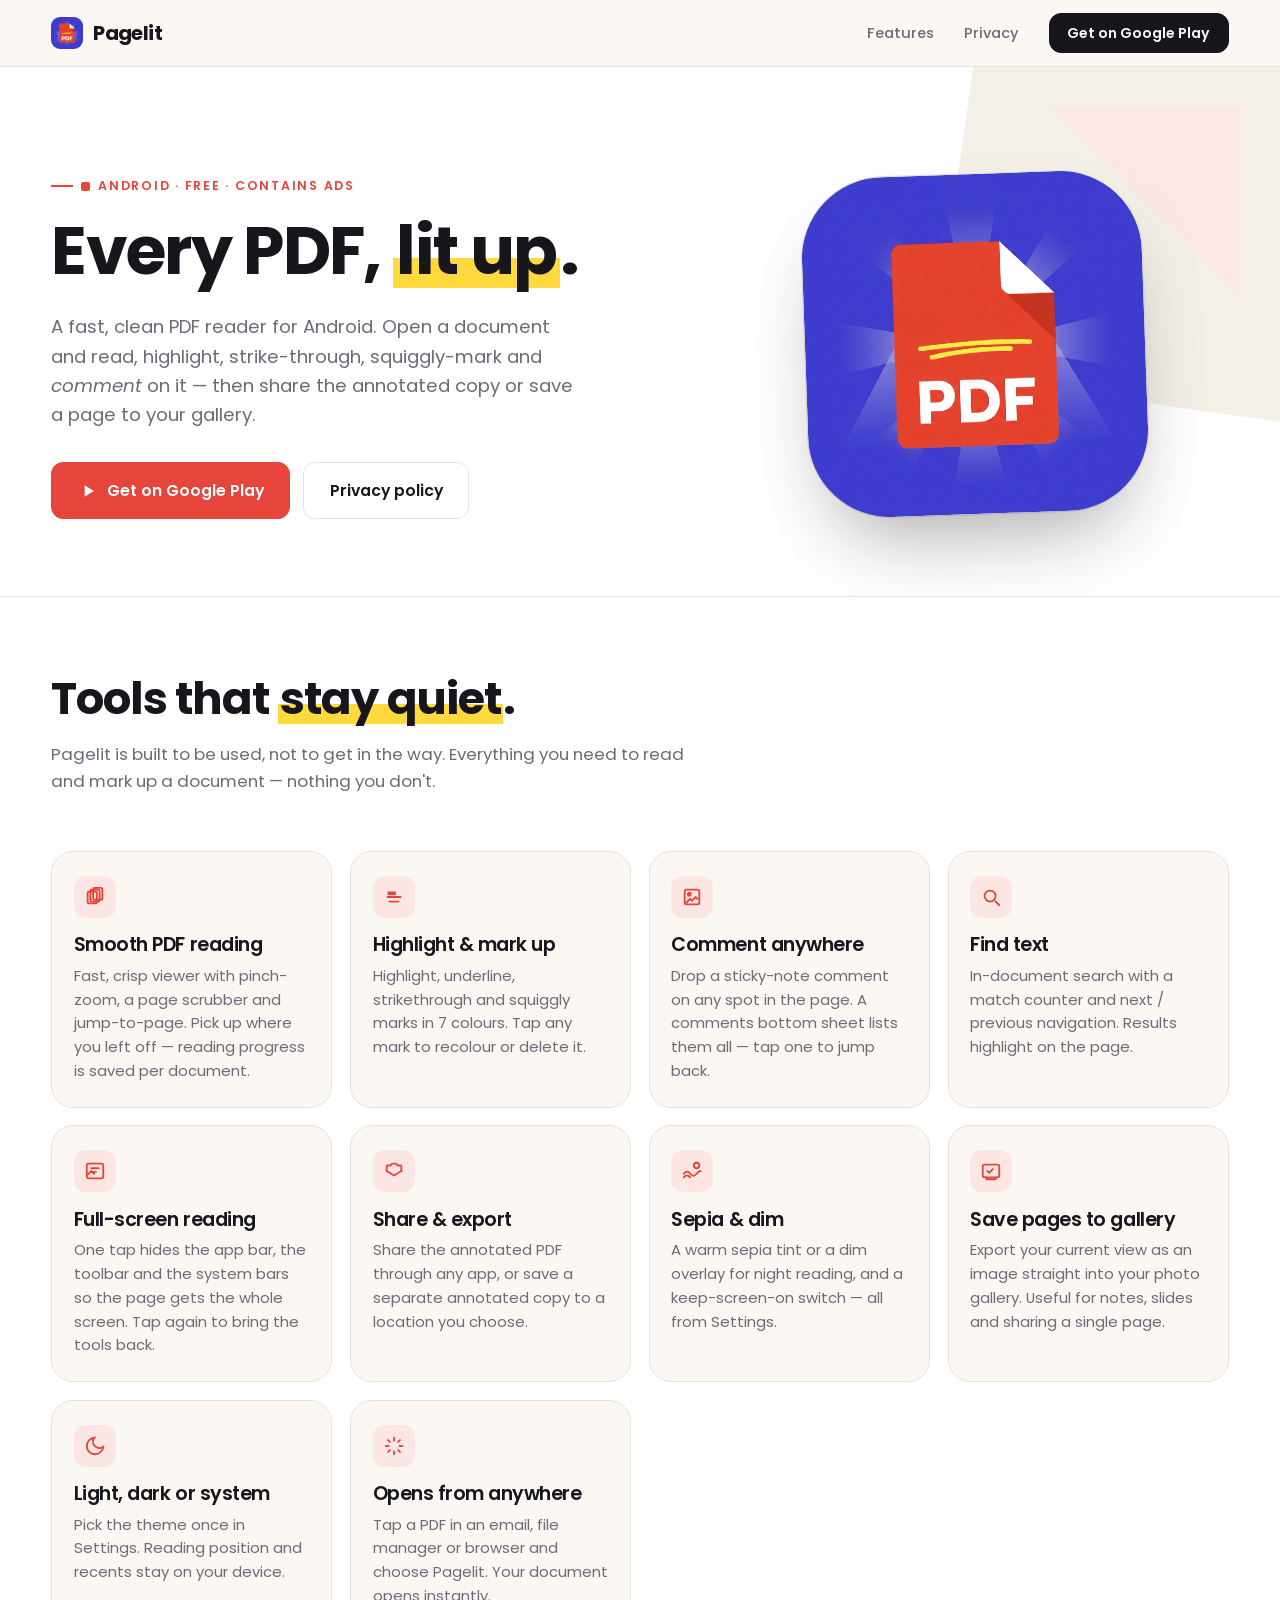
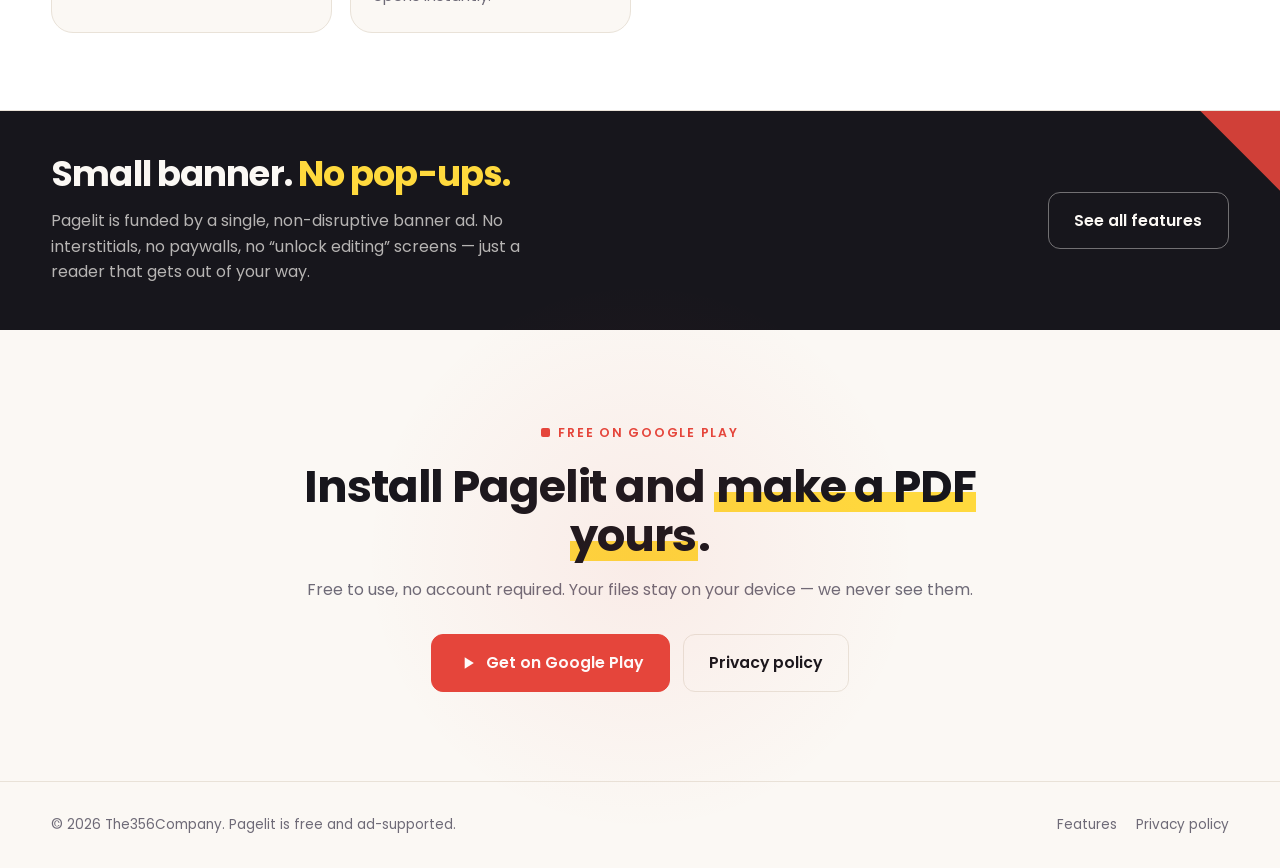
<file: docs/index.html>
<!DOCTYPE html>
<html lang="en">
<head>
  <meta charset="utf-8" />
  <meta name="viewport" content="width=device-width, initial-scale=1" />
  <title>Pagelit - A PDF reader for Android</title>
  <meta name="description" content="Pagelit is a fast, free PDF reader for Android. Read, highlight, underline, comment on and share your PDFs - with a small, non-disruptive banner ad." />
  <meta name="theme-color" content="#E5453B" />
  <link rel="icon" type="image/svg+xml" href="favicon.svg" />
  <meta property="og:title" content="Pagelit - A PDF reader for Android" />
  <meta property="og:description" content="Open, read, highlight, comment on and share your PDFs." />
  <meta property="og:type" content="website" />
  <meta property="og:image" content="assets/logo/pagelit_icon.png" />
  <link rel="preconnect" href="https://fonts.googleapis.com" />
  <link rel="preconnect" href="https://fonts.gstatic.com" crossorigin />
  <link href="https://fonts.googleapis.com/css2?family=Poppins:wght@400;500;600;700&display=swap" rel="stylesheet" />
  <link rel="stylesheet" href="style.css" />
</head>
<body>
  <header class="site-header">
    <div class="wrap">
      <a class="brand" href="index.html">
        <img src="assets/logo/pagelit_icon.png" alt="Pagelit" width="32" height="32" />
        <span class="label">Pagelit</span>
      </a>
      <nav aria-label="Primary">
        <a href="#features">Features</a>
        <a href="privacy.html">Privacy</a>
        <a href="https://play.google.com/store/apps/details?id=com.the356company.pagelit"
           class="btn btn-soft" style="padding:0.5rem 1.1rem;font-size:0.88rem;">Get on Google Play</a>
      </nav>
    </div>
  </header>

  <section class="hero">
    <div class="wrap">
      <div>
        <div class="eyebrow"><span class="dot"></span> Android &middot; Free &middot; Contains ads</div>
        <h1>Every PDF, <span class="hl">lit up</span>.</h1>
        <p class="lead">
          A fast, clean PDF reader for Android. Open a document and read,
          highlight, strike-through, squiggly-mark and <em>comment</em> on it &mdash;
          then share the annotated copy or save a page to your gallery.
        </p>
        <div class="cta-row">
          <a class="btn btn-primary" href="https://play.google.com/store/apps/details?id=com.the356company.pagelit">
            <svg viewBox="0 0 24 24" fill="currentColor" aria-hidden="true">
              <path d="M8 5v14l11-7z"/>
            </svg>
            Get on Google Play
          </a>
          <a class="btn btn-ghost" href="privacy.html">Privacy policy</a>
        </div>
      </div>

      <div class="hero-visual" aria-hidden="true">
        <img class="app-icon" src="assets/logo/pagelit_icon.png" alt="" width="340" height="340" />
      </div>
    </div>
  </section>

  <section id="features" class="alt">
    <div class="wrap">
      <div class="features-head">
        <h2>Tools that <span class="hl">stay quiet</span>.</h2>
        <p>Pagelit is built to be used, not to get in the way. Everything you need to read and mark up a document &mdash; nothing you don&apos;t.</p>
      </div>

      <div class="features-grid">
        <article class="card">
          <div class="card-icon">
            <!-- flowing pages -->
            <svg viewBox="0 0 24 24" fill="none" stroke="currentColor" stroke-width="2" stroke-linecap="round" stroke-linejoin="round">
              <rect x="4" y="6" width="10" height="13" rx="1.5"/><rect x="7" y="4" width="10" height="13" rx="1.5"/><rect x="10" y="2" width="10" height="13" rx="1.5"/>
            </svg>
          </div>
          <h3>Smooth PDF reading</h3>
          <p>Fast, crisp viewer with pinch-zoom, a page scrubber and jump-to-page. Pick up where you left off &mdash; reading progress is saved per document.</p>
        </article>

        <article class="card">
          <div class="card-icon">
            <svg viewBox="0 0 24 24" fill="none" stroke="currentColor" stroke-width="2" stroke-linecap="round">
              <path d="M5 12h14"/><path d="M7 17h10"/><rect x="6" y="7" width="7" height="2"/>
            </svg>
          </div>
          <h3>Highlight &amp; mark up</h3>
          <p>Highlight, underline, strikethrough and squiggly marks in 7 colours. Tap any mark to recolour or delete it.</p>
        </article>

        <article class="card">
          <div class="card-icon">
            <svg viewBox="0 0 24 24" fill="none" stroke="currentColor" stroke-width="2" stroke-linecap="round">
              <rect x="4" y="4" width="16" height="16" rx="2"/><circle cx="9" cy="9" r="1.6" fill="currentColor"/>
              <path d="M6 18l4 -4 2 2 4-4 2 2"/>
            </svg>
          </div>
          <h3>Comment anywhere</h3>
          <p>Drop a sticky-note comment on any spot in the page. A comments bottom sheet lists them all &mdash; tap one to jump back.</p>
        </article>

        <article class="card">
          <div class="card-icon">
            <svg viewBox="0 0 24 24" fill="none" stroke="currentColor" stroke-width="2" stroke-linecap="round">
              <circle cx="11" cy="11" r="6"/><path d="M21 21l-4.2-4.2"/>
            </svg>
          </div>
          <h3>Find text</h3>
          <p>In-document search with a match counter and next / previous navigation. Results highlight on the page.</p>
        </article>

        <article class="card">
          <div class="card-icon">
            <svg viewBox="0 0 24 24" fill="none" stroke="currentColor" stroke-width="2" stroke-linecap="round" stroke-linejoin="round">
              <rect x="3" y="4" width="18" height="16" rx="2"/><path d="M8 9h8M8 13h5"/><path d="M4 16l4-4 3 3"/>
            </svg>
          </div>
          <h3>Full-screen reading</h3>
          <p>One tap hides the app bar, the toolbar and the system bars so the page gets the whole screen. Tap again to bring the tools back.</p>
        </article>

        <article class="card">
          <div class="card-icon">
            <svg viewBox="0 0 24 24" fill="none" stroke="currentColor" stroke-width="2" stroke-linecap="round" stroke-linejoin="round">
              <path d="M4 12v-5a1 1 0 0 1 1-1h3l2-2h4l2 2h3a1 1 0 0 1 1 1v5"/><path d="M4 12l8 5 8-5"/>
            </svg>
          </div>
          <h3>Share &amp; export</h3>
          <p>Share the annotated PDF through any app, or save a separate annotated copy to a location you choose.</p>
        </article>

        <article class="card">
          <div class="card-icon">
            <svg viewBox="0 0 24 24" fill="none" stroke="currentColor" stroke-width="2" stroke-linecap="round" stroke-linejoin="round">
              <path d="M3 15c2.5-3 4.5-3 7 0s4.5 3 7 0 4-3 4-3"/><path d="M3 19c2.5-3 4.5-3 7 0"/>
              <circle cx="17" cy="6" r="3"/>
            </svg>
          </div>
          <h3>Sepia &amp; dim</h3>
          <p>A warm sepia tint or a dim overlay for night reading, and a keep-screen-on switch &mdash; all from Settings.</p>
        </article>

        <article class="card">
          <div class="card-icon">
            <svg viewBox="0 0 24 24" fill="none" stroke="currentColor" stroke-width="2" stroke-linecap="round" stroke-linejoin="round">
              <rect x="3" y="5" width="18" height="14" rx="2"/><path d="M8 12l2 2 4-4"/><path d="M7 19v2h10v-2"/>
            </svg>
          </div>
          <h3>Save pages to gallery</h3>
          <p>Export your current view as an image straight into your photo gallery. Useful for notes, slides and sharing a single page.</p>
        </article>

        <article class="card">
          <div class="card-icon">
            <svg viewBox="0 0 24 24" fill="none" stroke="currentColor" stroke-width="2" stroke-linecap="round">
              <path d="M21 12.8A9 9 0 1 1 11.2 3a7 7 0 0 0 9.8 9.8z"/>
            </svg>
          </div>
          <h3>Light, dark or system</h3>
          <p>Pick the theme once in Settings. Reading position and recents stay on your device.</p>
        </article>

        <article class="card">
          <div class="card-icon">
            <svg viewBox="0 0 24 24" fill="none" stroke="currentColor" stroke-width="2" stroke-linecap="round">
              <path d="M12 3v3M12 18v3M3 12h3M18 12h3M5.5 5.5l2 2M16.5 16.5l2 2M5.5 18.5l2-2M16.5 7.5l2-2"/>
            </svg>
          </div>
          <h3>Opens from anywhere</h3>
          <p>Tap a PDF in an email, file manager or browser and choose Pagelit. Your document opens instantly.</p>
        </article>
      </div>
    </div>
  </section>

  <section class="band">
    <div class="wrap">
      <div>
        <h2>Small banner. <span style="color: var(--amber);">No pop-ups.</span></h2>
        <p>Pagelit is funded by a single, non-disruptive banner ad. No interstitials, no paywalls, no &ldquo;unlock editing&rdquo; screens &mdash; just a reader that gets out of your way.</p>
      </div>
      <a class="btn btn-ghost" style="border-color: rgba(251,248,244,0.4); color: var(--paper);" href="#features">See all features</a>
    </div>
  </section>

  <section class="cta">
    <div class="wrap">
      <div class="eyebrow"><span class="dot"></span> Free on Google Play</div>
      <h2>Install Pagelit and <span class="hl">make a PDF yours</span>.</h2>
      <p>Free to use, no account required. Your files stay on your device &mdash; we never see them.</p>
      <div class="cta-row" style="justify-content:center;">
        <a class="btn btn-primary" href="https://play.google.com/store/apps/details?id=com.the356company.pagelit">
          <svg viewBox="0 0 24 24" fill="currentColor" aria-hidden="true">
            <path d="M8 5v14l11-7z"/>
          </svg>
          Get on Google Play
        </a>
        <a class="btn btn-ghost" href="privacy.html">Privacy policy</a>
      </div>
    </div>
  </section>

  <footer>
    <div class="wrap">
      <div class="footer-row">
        <div>&copy; 2026 The356Company. Pagelit is free and ad-supported.</div>
        <div class="footer-links">
          <a href="#features">Features</a>
          <a href="privacy.html">Privacy policy</a>
        </div>
      </div>
    </div>
  </footer>
</body>
</html>
</file>
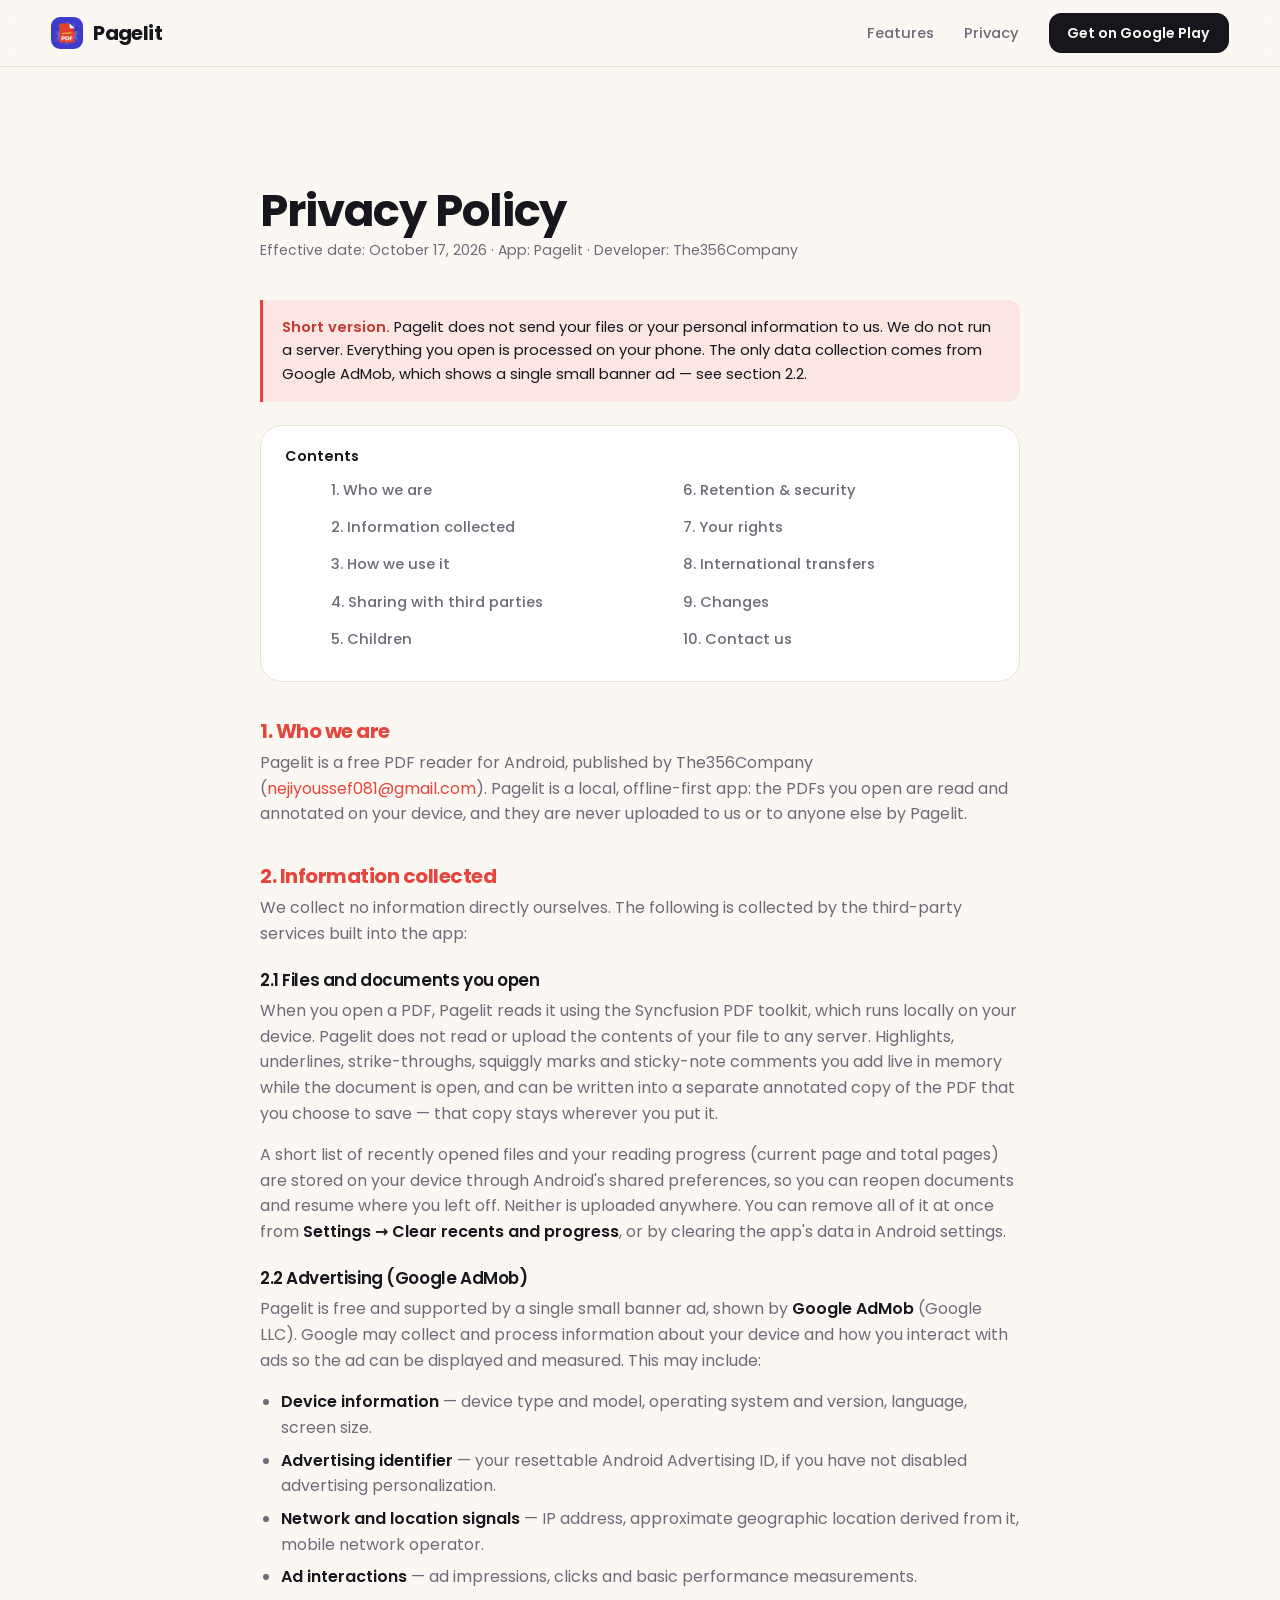
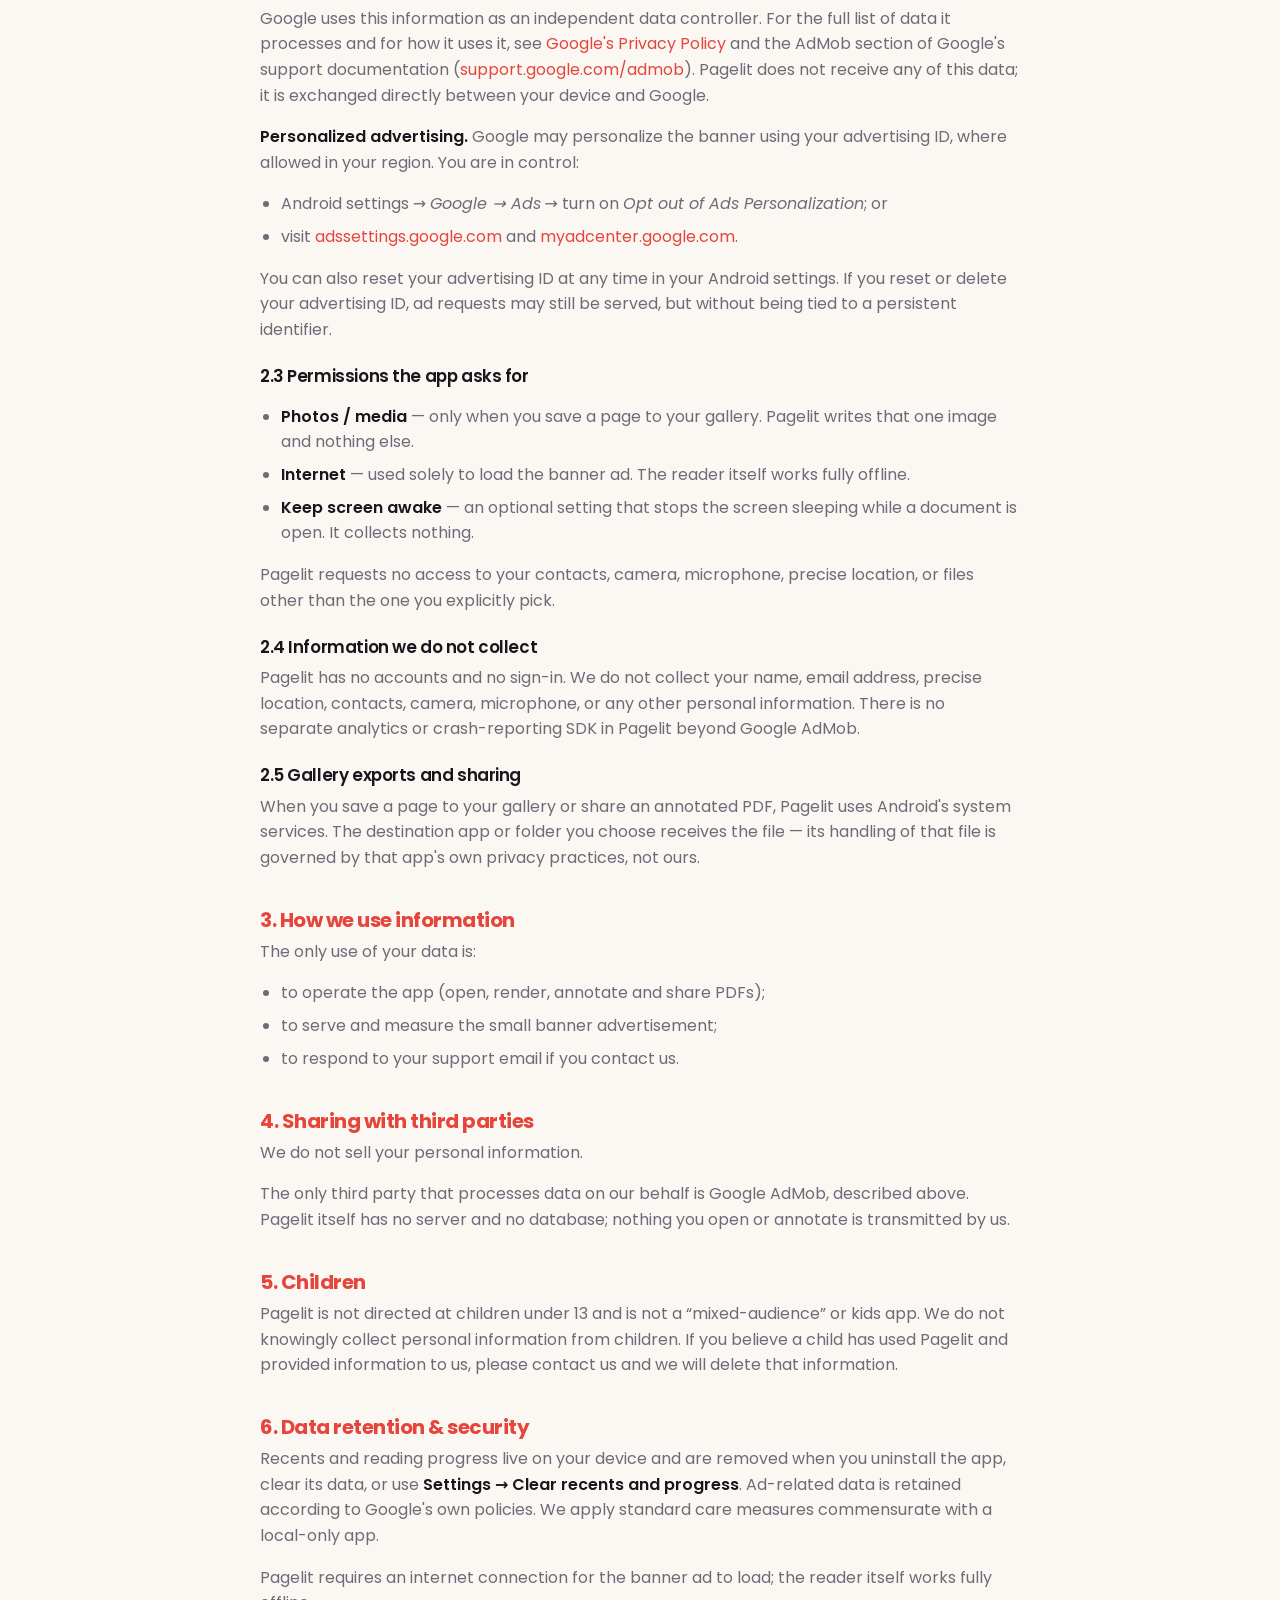
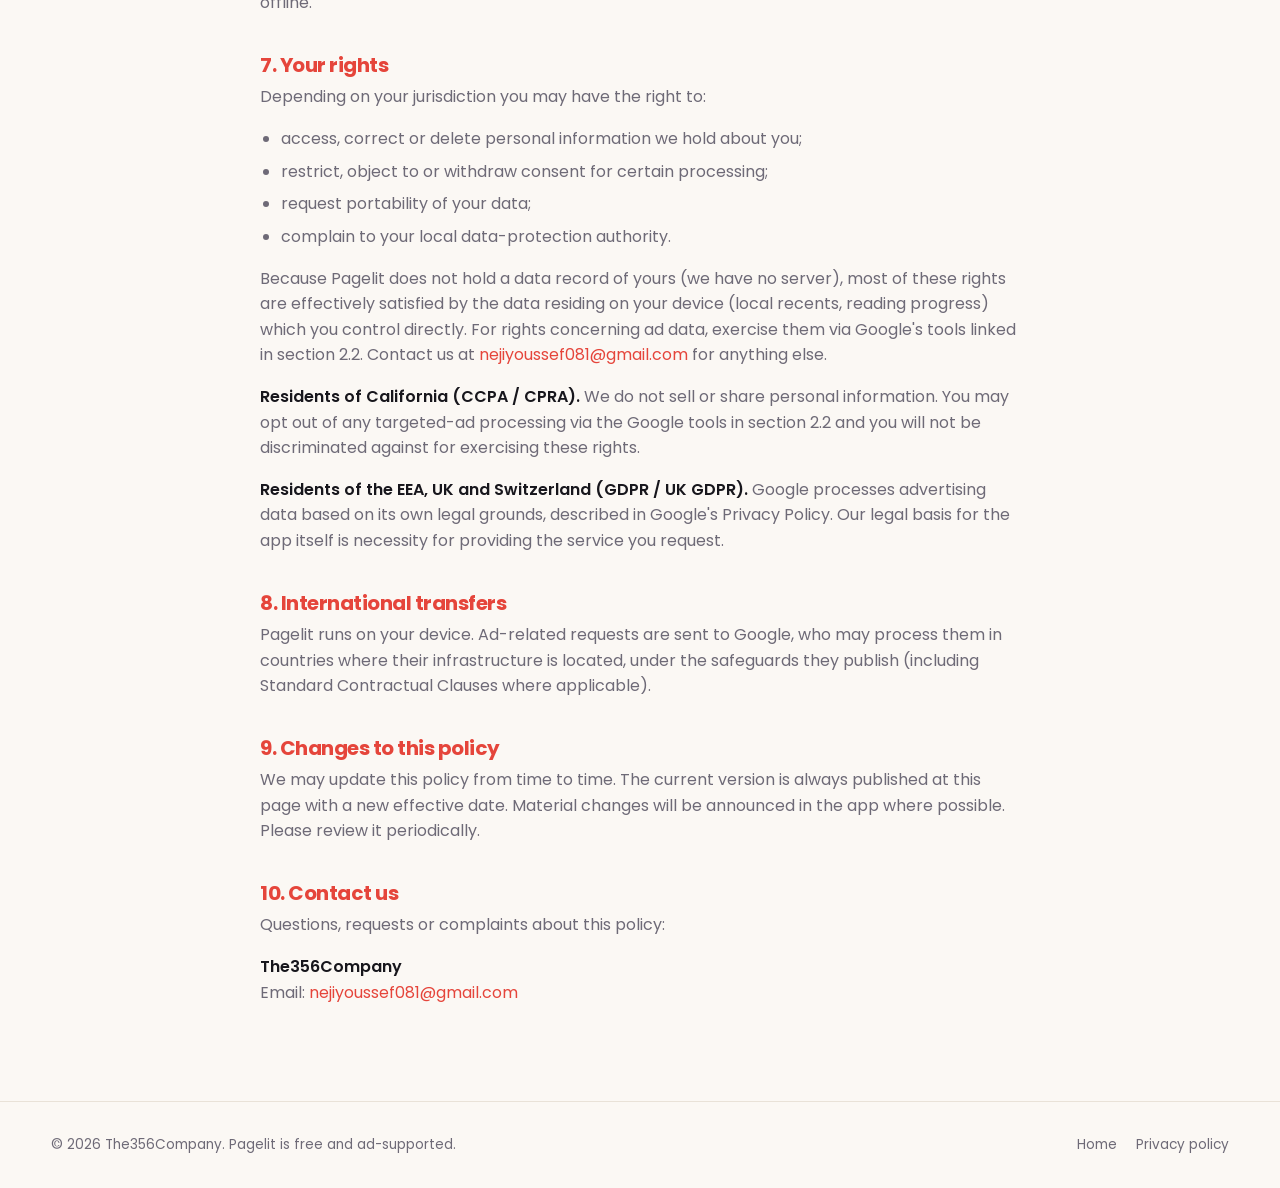
<file: docs/privacy.html>
<!DOCTYPE html>
<html lang="en">
<head>
  <meta charset="utf-8" />
  <meta name="viewport" content="width=device-width, initial-scale=1" />
  <title>Pagelit - Privacy Policy</title>
  <meta name="description" content="Privacy policy for the Pagelit Android app." />
  <meta name="theme-color" content="#E5453B" />
  <link rel="icon" type="image/svg+xml" href="favicon.svg" />
  <link rel="preconnect" href="https://fonts.googleapis.com" />
  <link rel="preconnect" href="https://fonts.gstatic.com" crossorigin />
  <link href="https://fonts.googleapis.com/css2?family=Poppins:wght@400;500;600;700&display=swap" rel="stylesheet" />
  <link rel="stylesheet" href="style.css" />
</head>
<body>
  <header class="site-header">
    <div class="wrap">
      <a class="brand" href="index.html">
        <img src="assets/logo/pagelit_icon.png" alt="Pagelit" width="32" height="32" />
        <span class="label">Pagelit</span>
      </a>
      <nav aria-label="Primary">
        <a href="index.html#features">Features</a>
        <a href="privacy.html">Privacy</a>
        <a href="https://play.google.com/store/apps/details?id=com.the356company.pagelit"
           class="btn btn-soft" style="padding:0.5rem 1.1rem;font-size:0.88rem;">Get on Google Play</a>
      </nav>
    </div>
  </header>

  <div class="policy">
    <article>
      <h1>Privacy Policy</h1>
      <span class="updated">Effective date: October 17, 2026 &middot; App: Pagelit &middot; Developer: The356Company</span>

      <div class="callout">
        <strong>Short version.</strong> Pagelit does not send your files or your personal
        information to us. We do not run a server. Everything you open is processed on your
        phone. The only data collection comes from Google AdMob, which shows a single small
        banner ad &mdash; see section 2.2.
      </div>

      <nav class="toc" aria-labelledby="toc">
        <strong id="toc">Contents</strong>
        <ul>
          <li><a href="#s1">1. Who we are</a></li>
          <li><a href="#s2">2. Information collected</a></li>
          <li><a href="#s3">3. How we use it</a></li>
          <li><a href="#s4">4. Sharing with third parties</a></li>
          <li><a href="#s5">5. Children</a></li>
          <li><a href="#s6">6. Retention &amp; security</a></li>
          <li><a href="#s7">7. Your rights</a></li>
          <li><a href="#s8">8. International transfers</a></li>
          <li><a href="#s9">9. Changes</a></li>
          <li><a href="#s10">10. Contact us</a></li>
        </ul>
      </nav>

      <h2 id="s1">1. Who we are</h2>
      <p>
        Pagelit is a free PDF reader for Android, published by The356Company
        (<a href="mailto:nejiyoussef081@gmail.com">nejiyoussef081@gmail.com</a>).
        Pagelit is a local, offline-first app: the PDFs you open are read and annotated
        on your device, and they are never uploaded to us or to anyone else by Pagelit.
      </p>

      <h2 id="s2">2. Information collected</h2>
      <p>We collect no information directly ourselves. The following is collected by the
      third-party services built into the app:</p>

      <h3>2.1 Files and documents you open</h3>
      <p>
        When you open a PDF, Pagelit reads it using the Syncfusion PDF toolkit, which runs
        locally on your device. Pagelit does not read or upload the contents of your file to
        any server. Highlights, underlines, strike-throughs, squiggly marks and sticky-note
        comments you add live in memory while the document is open, and can be written into
        a separate annotated copy of the PDF that you choose to save &mdash; that copy stays
        wherever you put it.
      </p>
      <p>
        A short list of recently opened files and your reading progress (current page and
        total pages) are stored on your device through Android&apos;s shared preferences,
        so you can reopen documents and resume where you left off. Neither is uploaded
        anywhere. You can remove all of it at once from
        <strong>Settings &rarr; Clear recents and progress</strong>, or by clearing the
        app&apos;s data in Android settings.
      </p>

      <h3>2.2 Advertising (Google AdMob)</h3>
      <p>
        Pagelit is free and supported by a single small banner ad, shown by
        <strong>Google AdMob</strong> (Google LLC). Google may collect and process
        information about your device and how you interact with ads so the ad can be
        displayed and measured. This may include:
      </p>
      <ul>
        <li><strong>Device information</strong> &mdash; device type and model, operating
            system and version, language, screen size.</li>
        <li><strong>Advertising identifier</strong> &mdash; your resettable Android
            Advertising ID, if you have not disabled advertising personalization.</li>
        <li><strong>Network and location signals</strong> &mdash; IP address, approximate
            geographic location derived from it, mobile network operator.</li>
        <li><strong>Ad interactions</strong> &mdash; ad impressions, clicks and basic
            performance measurements.</li>
      </ul>
      <p>
        Google uses this information as an independent data controller. For the full list
        of data it processes and for how it uses it, see
        <a href="https://policies.google.com/privacy" target="_blank" rel="noopener noreferrer">Google&apos;s Privacy Policy</a>
        and the AdMob section of Google&apos;s support documentation
        (<a href="https://support.google.com/admob/answer/6128543" target="_blank" rel="noopener noreferrer">support.google.com/admob</a>).
        Pagelit does not receive any of this data; it is exchanged directly between your
        device and Google.
      </p>
      <p>
        <strong>Personalized advertising.</strong> Google may personalize the banner using
        your advertising ID, where allowed in your region. You are in control:
      </p>
      <ul>
        <li>Android settings &rarr; <em>Google &rarr; Ads</em> &rarr; turn on
            <em>Opt out of Ads Personalization</em>; or</li>
        <li>visit <a href="https://adssettings.google.com" target="_blank" rel="noopener noreferrer">adssettings.google.com</a>
            and <a href="https://myadcenter.google.com" target="_blank" rel="noopener noreferrer">myadcenter.google.com</a>.</li>
      </ul>
      <p>
        You can also reset your advertising ID at any time in your Android settings.
        If you reset or delete your advertising ID, ad requests may still be served, but
        without being tied to a persistent identifier.
      </p>

      <h3>2.3 Permissions the app asks for</h3>
      <ul>
        <li><strong>Photos / media</strong> &mdash; only when you save a page to your
            gallery. Pagelit writes that one image and nothing else.</li>
        <li><strong>Internet</strong> &mdash; used solely to load the banner ad. The
            reader itself works fully offline.</li>
        <li><strong>Keep screen awake</strong> &mdash; an optional setting that stops the
            screen sleeping while a document is open. It collects nothing.</li>
      </ul>
      <p>Pagelit requests no access to your contacts, camera, microphone, precise location,
      or files other than the one you explicitly pick.</p>

      <h3>2.4 Information we do not collect</h3>
      <p>
        Pagelit has no accounts and no sign-in. We do not collect your name, email address,
        precise location, contacts, camera, microphone, or any other personal information.
        There is no separate analytics or crash-reporting SDK in Pagelit beyond Google
        AdMob.
      </p>

      <h3>2.5 Gallery exports and sharing</h3>
      <p>
        When you save a page to your gallery or share an annotated PDF, Pagelit uses
        Android&apos;s system services. The destination app or folder you choose receives
        the file &mdash; its handling of that file is governed by that app&apos;s own
        privacy practices, not ours.
      </p>

      <h2 id="s3">3. How we use information</h2>
      <p>The only use of your data is:</p>
      <ul>
        <li>to operate the app (open, render, annotate and share PDFs);</li>
        <li>to serve and measure the small banner advertisement;</li>
        <li>to respond to your support email if you contact us.</li>
      </ul>

      <h2 id="s4">4. Sharing with third parties</h2>
      <p>We do not sell your personal information.</p>
      <p>
        The only third party that processes data on our behalf is Google AdMob, described
        above. Pagelit itself has no server and no database; nothing you open or annotate
        is transmitted by us.
      </p>

      <h2 id="s5">5. Children</h2>
      <p>
        Pagelit is not directed at children under 13 and is not a &ldquo;mixed-audience&rdquo;
        or kids app. We do not knowingly collect personal information from children. If you
        believe a child has used Pagelit and provided information to us, please contact us
        and we will delete that information.
      </p>

      <h2 id="s6">6. Data retention &amp; security</h2>
      <p>
        Recents and reading progress live on your device and are removed when you uninstall
        the app, clear its data, or use <strong>Settings &rarr; Clear recents and
        progress</strong>. Ad-related data is retained according to Google&apos;s own
        policies. We apply standard care measures commensurate with a local-only app.
      </p>
      <p>
        Pagelit requires an internet connection for the banner ad to load; the reader itself
        works fully offline.
      </p>

      <h2 id="s7">7. Your rights</h2>
      <p>Depending on your jurisdiction you may have the right to:</p>
      <ul>
        <li>access, correct or delete personal information we hold about you;</li>
        <li>restrict, object to or withdraw consent for certain processing;</li>
        <li>request portability of your data;</li>
        <li>complain to your local data-protection authority.</li>
      </ul>
      <p>
        Because Pagelit does not hold a data record of yours (we have no server), most of
        these rights are effectively satisfied by the data residing on your device (local
        recents, reading progress) which you control directly. For rights concerning ad data,
        exercise them via Google&apos;s tools linked in section 2.2. Contact us at
        <a href="mailto:nejiyoussef081@gmail.com">nejiyoussef081@gmail.com</a> for anything else.
      </p>
      <p>
        <strong>Residents of California (CCPA / CPRA).</strong> We do not sell or share
        personal information. You may opt out of any targeted-ad processing via the Google
        tools in section 2.2 and you will not be discriminated against for exercising these rights.
      </p>
      <p>
        <strong>Residents of the EEA, UK and Switzerland (GDPR / UK GDPR).</strong>
        Google processes advertising data based on its own legal grounds, described in
        Google&apos;s Privacy Policy. Our legal basis for the app itself is necessity for
        providing the service you request.
      </p>

      <h2 id="s8">8. International transfers</h2>
      <p>
        Pagelit runs on your device. Ad-related requests are sent to Google, who may process
        them in countries where their infrastructure is located, under the safeguards they
        publish (including Standard Contractual Clauses where applicable).
      </p>

      <h2 id="s9">9. Changes to this policy</h2>
      <p>
        We may update this policy from time to time. The current version is always published
        at this page with a new effective date. Material changes will be announced in the
        app where possible. Please review it periodically.
      </p>

      <h2 id="s10">10. Contact us</h2>
      <p>
        Questions, requests or complaints about this policy:
      </p>
      <p>
        <strong>The356Company</strong><br />
        Email: <a href="mailto:nejiyoussef081@gmail.com">nejiyoussef081@gmail.com</a>
      </p>
    </article>
  </div>

  <footer>
    <div class="wrap">
      <div class="footer-row">
        <div>&copy; 2026 The356Company. Pagelit is free and ad-supported.</div>
        <div class="footer-links">
          <a href="index.html">Home</a>
          <a href="privacy.html">Privacy policy</a>
        </div>
      </div>
    </div>
  </footer>
</body>
</html>
</file>
<file: docs/style.css>
/* Pagelit site - "Paper & Ink", the same design language as the app.
   Colours are copied verbatim from lib/theme/app_theme.dart (AppPalette). */
:root {
  /* the single accent */
  --signal: #E5453B;
  --signal-deep: #C33A31;
  --signal-wash: #FBE6E3;

  /* light: warm paper */
  --paper: #FBF8F4;
  --card: #FFFFFF;
  --hairline: #E9E2D8;
  --ink: #17161C;
  --muted: #6E6A77;
  --wash: #F4F0E8;

  /* the yellow swipe from the glyph */
  --amber: #FFD93D;

  --max: 1180px;
  --font-sans: 'Poppins', system-ui, -apple-system, 'Segoe UI', sans-serif;
  --radius: 22px;   /* AppShape.radiusLarge */
  --radius-sm: 12px; /* AppShape.radiusSmall */
}

* { box-sizing: border-box; }

html { scroll-behavior: smooth; }

body {
  margin: 0;
  font-family: var(--font-sans);
  color: var(--ink);
  background: var(--paper);
  line-height: 1.6;
  -webkit-font-smoothing: antialiased;
  text-rendering: optimizeLegibility;
  font-weight: 400;
}

img { max-width: 100%; height: auto; display: block; }

a { color: var(--signal); text-decoration: none; }
a:hover { text-decoration: underline; }

::selection { background: var(--signal-wash); color: var(--ink); }

/* ---------- typography ---------- */
h1, h2, h3, h4 {
  font-family: var(--font-sans);
  font-weight: 700;
  letter-spacing: -0.025em;
  margin: 0 0 0.4em;
  color: var(--ink);
}
h1 { font-size: clamp(2.6rem, 5.2vw, 4.4rem); line-height: 1.05; }
h2 { font-size: clamp(1.9rem, 3.6vw, 2.8rem); line-height: 1.1; }
h3 { font-size: 1.2rem; font-weight: 600; line-height: 1.35; }
p { margin: 0 0 1rem; }

.lead { font-size: 1.15rem; color: var(--muted); max-width: 48ch; }
.eyebrow {
  display: inline-flex;
  align-items: center;
  gap: 8px;
  font-size: 0.78rem;
  font-weight: 600;
  text-transform: uppercase;
  letter-spacing: 0.14em;
  color: var(--signal);
  margin-bottom: 1.2rem;
}
.eyebrow .dot {
  width: 9px; height: 9px; border-radius: 2px;
  background: var(--signal); display: inline-block;
}

/* signature highlighter stroke (the yellow swipe from the icon) */
.hl {
  background: linear-gradient(transparent 58%, var(--amber) 58%, var(--amber) 90%, transparent 90%);
  padding: 0 0.05em;
  font-style: normal;
  font-weight: 700;
}

/* containers */
.wrap {
  width: min(var(--max), 92%);
  margin: 0 auto;
}

section { padding: clamp(3.5rem, 6vw, 6.5rem) 0; }
section.alt { background: var(--card); border-block: 1px solid var(--hairline); }

/* ---------- header ---------- */
.site-header {
  position: sticky;
  top: 0;
  z-index: 50;
  background: rgba(251, 248, 244, 0.86);
  backdrop-filter: saturate(160%) blur(10px);
  -webkit-backdrop-filter: saturate(160%) blur(10px);
  border-bottom: 1px solid var(--hairline);
}
.site-header .wrap {
  display: flex;
  align-items: center;
  justify-content: space-between;
  gap: 1.5rem;
  min-height: 66px;
}
.brand {
  display: inline-flex;
  align-items: center;
  gap: 10px;
  color: var(--ink);
  font-weight: 700;
  font-size: 1.25rem;
  letter-spacing: -0.03em;
  text-decoration: none;
}
.brand img { width: 32px; height: 32px; border-radius: 9px; }
.brand:hover { text-decoration: none; }

nav a {
  color: var(--muted);
  font-size: 0.92rem;
  font-weight: 500;
  margin-left: 1.6rem;
}
nav a:hover { color: var(--ink); text-decoration: none; }

/* ---------- hero ---------- */
.hero {
  position: relative;
  overflow: hidden;
  background: var(--card);
  padding: clamp(5rem, 8vw, 8rem) 0 clamp(4rem, 6vw, 6rem);
}
/* the folded-corner page motif from the app, bled off the right edge */
.hero::before {
  content: '';
  position: absolute;
  right: -140px; top: -120px;
  width: 460px; height: 460px;
  background: var(--wash);
  border-radius: 26px;
  transform: rotate(8deg);
  pointer-events: none;
}
.hero::after {
  content: '';
  position: absolute;
  right: 40px; top: 40px;
  width: 190px; height: 190px;
  background: var(--signal-wash);
  clip-path: polygon(0 0, 100% 0, 100% 100%);
  opacity: 0.75;
  pointer-events: none;
}

.hero .wrap {
  display: grid;
  grid-template-columns: 1.1fr 0.9fr;
  gap: 3rem;
  align-items: center;
  position: relative;
  z-index: 1;
}
.hero .eyebrow::before { content: ''; width: 22px; height: 2px; background: var(--signal); }

.hero-visual {
  position: relative;
  display: flex;
  justify-content: center;
}
.app-icon {
  width: min(340px, 78%);
  border-radius: 24%;
  aspect-ratio: 1 / 1;
  box-shadow:
    0 40px 80px -28px rgba(23, 22, 28, 0.4),
    0 0 0 1px var(--hairline);
  transform: rotate(-2deg);
}

.cta-row { display: flex; flex-wrap: wrap; gap: 0.8rem; margin-top: 2rem; }

/* buttons */
.btn {
  display: inline-flex;
  align-items: center;
  gap: 0.55rem;
  font-family: var(--font-sans);
  font-weight: 600;
  font-size: 0.98rem;
  padding: 0.95rem 1.6rem;
  border-radius: var(--radius-sm);
  border: 1.5px solid var(--hairline);
  cursor: pointer;
  text-decoration: none;
  transition: transform 0.08s ease, background 0.08s ease, border-color 0.08s ease;
}
.btn:hover { text-decoration: none; transform: translateY(-1px); }
.btn-primary { background: var(--signal); color: #FFFFFF; border-color: var(--signal); }
.btn-primary:hover { background: var(--signal-deep); border-color: var(--signal-deep); }
.btn-ghost { background: transparent; color: var(--ink); border-color: var(--hairline); }
.btn-ghost:hover { border-color: var(--muted); background: var(--wash); }
.btn-soft { background: var(--ink); color: var(--paper); border-color: var(--ink); }
.btn-soft:hover { background: #000000; border-color: #000000; }
.btn svg { width: 20px; height: 20px; }

/* ---------- features ---------- */
.features-head { max-width: 40rem; margin-bottom: 3.5rem; }
.features-head h2 + p { color: var(--muted); font-size: 1.05rem; }

.features-grid {
  display: grid;
  grid-template-columns: repeat(4, 1fr);
  gap: 1.1rem;
}
.card {
  background: var(--paper);
  border: 1px solid var(--hairline);
  border-radius: var(--radius);
  padding: 1.5rem 1.35rem;
  transition: transform 0.12s ease, border-color 0.12s ease, box-shadow 0.12s ease;
}
.card:hover {
  transform: translateY(-3px);
  border-color: var(--signal);
  box-shadow: 0 14px 32px -18px rgba(229, 69, 59, 0.35);
}
.card-icon {
  width: 42px; height: 42px; margin-bottom: 0.9rem;
  border-radius: var(--radius-sm);
  background: var(--signal-wash);
  color: var(--signal);
  display: grid; place-items: center;
}
.card-icon svg { width: 22px; height: 22px; }
.card h3 { margin-bottom: 0.35rem; }
.card p { color: var(--muted); font-size: 0.93rem; margin: 0; }

/* ---------- band ---------- */
.band {
  background: var(--ink);
  color: var(--paper);
  padding: 2.8rem 0;
  position: relative;
  overflow: hidden;
}
/* folded corner */
.band::after {
  content: '';
  position: absolute;
  right: -70px; top: -70px;
  width: 220px; height: 220px;
  background: var(--signal);
  clip-path: polygon(0 0, 100% 0, 100% 100%);
  opacity: 0.9;
}
.band .wrap {
  display: flex; align-items: center; justify-content: space-between;
  gap: 2rem; flex-wrap: wrap;
  position: relative; z-index: 1;
}
.band h2 { color: var(--paper); font-size: clamp(1.6rem, 3vw, 2.2rem); }
.band p { color: rgba(251, 248, 244, 0.7); margin: 0.3rem 0 0; max-width: 52ch; }

/* ---------- cta ---------- */
.cta {
  text-align: center;
  padding: clamp(4rem, 7vw, 7rem) 0;
  position: relative;
}
.cta::before {
  content: '';
  position: absolute;
  top: 50%; left: 50%;
  width: 600px; height: 600px;
  transform: translate(-50%, -50%);
  background: radial-gradient(circle, rgba(229, 69, 59, 0.07), transparent 65%);
  pointer-events: none;
}
.cta h2 { max-width: 42rem; margin: 0 auto 1rem; }
.cta p { color: var(--muted); max-width: 44rem; margin: 0 auto 2rem; }

/* ---------- footer ---------- */
footer {
  border-top: 1px solid var(--hairline);
  padding: 2rem 0;
  background: var(--paper);
}
.footer-row {
  display: flex;
  align-items: center;
  justify-content: space-between;
  gap: 1.5rem;
  flex-wrap: wrap;
  font-size: 0.85rem;
  color: var(--muted);
}
.footer-row a { color: var(--muted); }
.footer-row a:hover { color: var(--ink); }
.footer-links { display: flex; gap: 1.2rem; }

/* ---------- privacy page ---------- */
.policy {
  padding: 120px 0 80px;
  max-width: 760px;
  margin: 0 auto;
  width: min(760px, 92%);
}
.policy article { font-size: 1rem; color: var(--ink); }
.policy h1 { font-size: clamp(2rem, 4vw, 2.8rem); margin-bottom: 0.3rem; }
.policy .updated { color: var(--muted); font-size: 0.88rem; margin-bottom: 2.4rem; display: block; }

.policy article h2 {
  font-size: 1.25rem;
  margin-top: 2.4rem;
  margin-bottom: 0.5rem;
  color: var(--signal);
}
.policy article h3 { font-size: 1.05rem; color: var(--ink); margin-top: 1.4rem; }
.policy article p { color: var(--muted); }
.policy article ul, .policy article ol { padding-left: 1.3rem; color: var(--muted); }
.policy article li { margin-bottom: 0.45rem; }
.policy article strong { color: var(--ink); font-weight: 600; }
.policy article code {
  background: var(--wash);
  border: 1px solid var(--hairline);
  border-radius: 6px;
  padding: 0.05em 0.35em;
  font-size: 0.88em;
}

.policy .callout {
  background: var(--signal-wash);
  border-left: 3px solid var(--signal);
  border-radius: 0 12px 12px 0;
  padding: 1rem 1.2rem;
  margin: 1.4rem 0;
  font-size: 0.92rem;
}
.policy .callout strong { color: var(--signal-deep); }

.toc {
  background: var(--card);
  border: 1px solid var(--hairline);
  border-radius: var(--radius);
  padding: 1.2rem 1.5rem;
  margin-bottom: 2rem;
  font-size: 0.9rem;
}
.toc strong { display: block; margin-bottom: 0.5rem; color: var(--ink); }
.toc ul { list-style: none; padding: 0; margin: 0; columns: 2; }
.toc a { display: block; padding: 0.2rem 0; color: var(--muted); }
.toc a:hover { color: var(--signal); text-decoration: none; }

/* responsive */
@media (max-width: 960px) {
  .hero .wrap { grid-template-columns: 1fr; }
  .hero-visual { order: -1; }
  .features-grid { grid-template-columns: repeat(2, 1fr); }
  .toc ul { columns: 1; }
}
@media (max-width: 560px) {
  nav { display: flex; gap: 1rem; }
  nav a { margin: 0; }
  .features-grid { grid-template-columns: 1fr; }
  .brand .label { display: none; }
  .cta-row { flex-direction: column; }
  .cta-row .btn { width: 100%; justify-content: center; }
  .policy { padding: 96px 0 64px; }
}

/* Users who prefer less motion get a static page. */
@media (prefers-reduced-motion: reduce) {
  html { scroll-behavior: auto; }
  .btn, .card { transition: none; }
  .btn:hover, .card:hover { transform: none; }
}
</file>
